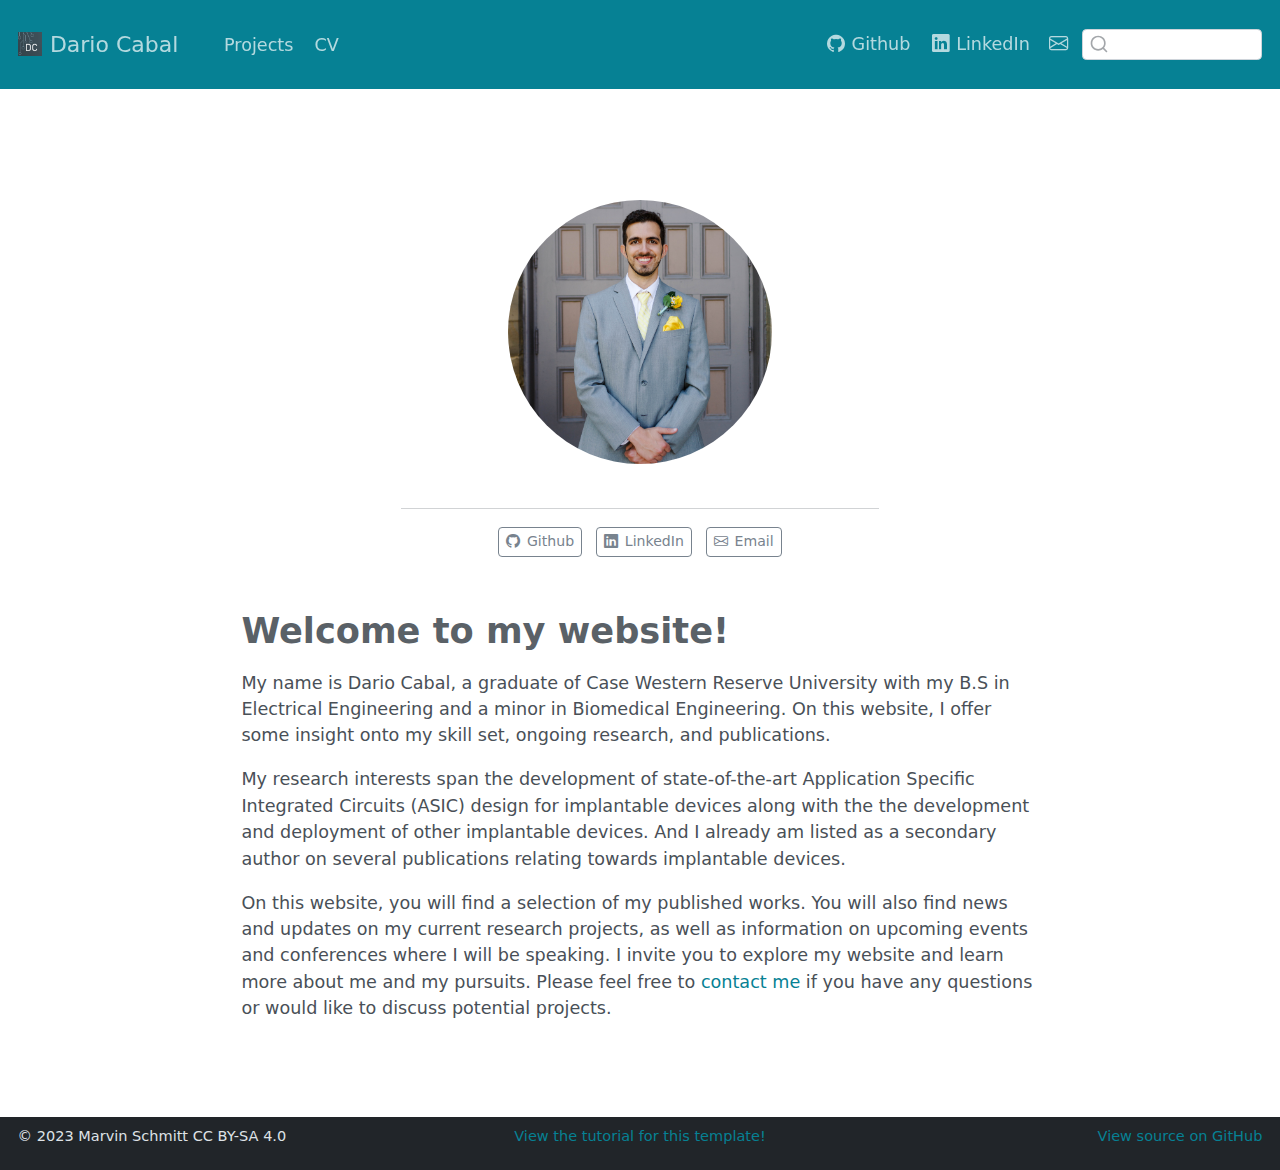
<file: docs/index.html>
<!DOCTYPE html>
<html xmlns="http://www.w3.org/1999/xhtml" lang="en" xml:lang="en"><head>

<meta charset="utf-8">
<meta name="generator" content="quarto-1.3.450">

<meta name="viewport" content="width=device-width, initial-scale=1.0, user-scalable=yes">


<title>Dario Cabal</title>
<style>
code{white-space: pre-wrap;}
span.smallcaps{font-variant: small-caps;}
div.columns{display: flex; gap: min(4vw, 1.5em);}
div.column{flex: auto; overflow-x: auto;}
div.hanging-indent{margin-left: 1.5em; text-indent: -1.5em;}
ul.task-list{list-style: none;}
ul.task-list li input[type="checkbox"] {
  width: 0.8em;
  margin: 0 0.8em 0.2em -1em; /* quarto-specific, see https://github.com/quarto-dev/quarto-cli/issues/4556 */ 
  vertical-align: middle;
}
</style>


<script src="site_libs/quarto-nav/quarto-nav.js"></script>
<script src="site_libs/clipboard/clipboard.min.js"></script>
<script src="site_libs/quarto-search/autocomplete.umd.js"></script>
<script src="site_libs/quarto-search/fuse.min.js"></script>
<script src="site_libs/quarto-search/quarto-search.js"></script>
<meta name="quarto:offset" content="./">
<link href="./img/icon_DC.png" rel="icon" type="image/png">
<script src="site_libs/quarto-html/quarto.js"></script>
<script src="site_libs/quarto-html/popper.min.js"></script>
<script src="site_libs/quarto-html/tippy.umd.min.js"></script>
<link href="site_libs/quarto-html/tippy.css" rel="stylesheet">
<link href="site_libs/quarto-html/quarto-syntax-highlighting.css" rel="stylesheet" id="quarto-text-highlighting-styles">
<script src="site_libs/bootstrap/bootstrap.min.js"></script>
<link href="site_libs/bootstrap/bootstrap-icons.css" rel="stylesheet">
<link href="site_libs/bootstrap/bootstrap.min.css" rel="stylesheet" id="quarto-bootstrap" data-mode="light">
<script id="quarto-search-options" type="application/json">{
  "location": "navbar",
  "copy-button": false,
  "collapse-after": 3,
  "panel-placement": "end",
  "type": "textbox",
  "limit": 20,
  "language": {
    "search-no-results-text": "No results",
    "search-matching-documents-text": "matching documents",
    "search-copy-link-title": "Copy link to search",
    "search-hide-matches-text": "Hide additional matches",
    "search-more-match-text": "more match in this document",
    "search-more-matches-text": "more matches in this document",
    "search-clear-button-title": "Clear",
    "search-detached-cancel-button-title": "Cancel",
    "search-submit-button-title": "Submit",
    "search-label": "Search"
  }
}</script>


</head>

<body class="nav-fixed fullcontent">

<div id="quarto-search-results"></div>
  <header id="quarto-header" class="headroom fixed-top">
    <nav class="navbar navbar-expand-lg navbar-dark ">
      <div class="navbar-container container-fluid">
      <div class="navbar-brand-container">
    <a href="./index.html" class="navbar-brand navbar-brand-logo">
    <img src="./img/icon_DC.png" alt="" class="navbar-logo">
    </a>
    <a class="navbar-brand" href="./index.html">
    <span class="navbar-title">Dario Cabal</span>
    </a>
  </div>
            <div id="quarto-search" class="" title="Search"></div>
          <button class="navbar-toggler" type="button" data-bs-toggle="collapse" data-bs-target="#navbarCollapse" aria-controls="navbarCollapse" aria-expanded="false" aria-label="Toggle navigation" onclick="if (window.quartoToggleHeadroom) { window.quartoToggleHeadroom(); }">
  <span class="navbar-toggler-icon"></span>
</button>
          <div class="collapse navbar-collapse" id="navbarCollapse">
            <ul class="navbar-nav navbar-nav-scroll me-auto">
  <li class="nav-item">
    <a class="nav-link" href="./projects/index.html" rel="" target="">
 <span class="menu-text">Projects</span></a>
  </li>  
  <li class="nav-item">
    <a class="nav-link" href="./cv/index.html" rel="" target="">
 <span class="menu-text">CV</span></a>
  </li>  
</ul>
            <ul class="navbar-nav navbar-nav-scroll ms-auto">
  <li class="nav-item">
    <a class="nav-link" href="https://github.com/Cabal553" rel="" target=""><i class="bi bi-github" role="img">
</i> 
 <span class="menu-text">Github</span></a>
  </li>  
  <li class="nav-item">
    <a class="nav-link" href="https://www.linkedin.com/in/dario-cabal-570925196/" rel="" target=""><i class="bi bi-linkedin" role="img">
</i> 
 <span class="menu-text">LinkedIn</span></a>
  </li>  
  <li class="nav-item compact">
    <a class="nav-link" href="mailto:mail.dxc553@case.edu" rel="" target=""><i class="bi bi-envelope" role="img" aria-label="email">
</i> 
 <span class="menu-text"></span></a>
  </li>  
</ul>
            <div class="quarto-navbar-tools">
</div>
          </div> <!-- /navcollapse -->
      </div> <!-- /container-fluid -->
    </nav>
</header>
<!-- content -->
<div id="quarto-content" class="quarto-container page-columns page-rows-contents page-layout-article page-navbar">
<!-- sidebar -->
<!-- margin-sidebar -->
    
<!-- main -->
<main class="content" id="quarto-document-content">



<div class="quarto-about-jolla">
  <img src="img/my_image_new.jpg" class="about-image
  round " style="height: 15em; width: 15em;">
 <div id="about-block">
</div> 
  <hr class="about-sep">
   <div class="about-links">
  <a href="https://github.com/Cabal553" class="about-link" rel="" target="">
    <i class="bi bi-github"></i>
     <span class="about-link-text">Github</span>
  </a>
  <a href="https://www.linkedin.com/in/dario-cabal-570925196/" class="about-link" rel="" target="">
    <i class="bi bi-linkedin"></i>
     <span class="about-link-text">LinkedIn</span>
  </a>
  <a href="mailto:mail.dxc553@case.edu" class="about-link" rel="" target="">
    <i class="bi bi-envelope"></i>
     <span class="about-link-text">Email</span>
  </a>
</div>
</div>

<section id="welcome-to-my-website" class="level1">
<h1>Welcome to my website!</h1>
<p>My name is Dario Cabal, a graduate of Case Western Reserve University with my B.S in Electrical Engineering and a minor in Biomedical Engineering. On this website, I offer some insight onto my skill set, ongoing research, and publications.</p>
<p>My research interests span the development of state-of-the-art Application Specific Integrated Circuits (ASIC) design for implantable devices along with the the development and deployment of other implantable devices. And I already am listed as a secondary author on several publications relating towards implantable devices.</p>
<p>On this website, you will find a selection of my published works. You will also find news and updates on my current research projects, as well as information on upcoming events and conferences where I will be speaking. I invite you to explore my website and learn more about me and my pursuits. Please feel free to <a href="mailto:mail.dxc553@case.edu">contact me</a> if you have any questions or would like to discuss potential projects.</p>



</section>

</main> <!-- /main -->
<script id="quarto-html-after-body" type="application/javascript">
window.document.addEventListener("DOMContentLoaded", function (event) {
  const toggleBodyColorMode = (bsSheetEl) => {
    const mode = bsSheetEl.getAttribute("data-mode");
    const bodyEl = window.document.querySelector("body");
    if (mode === "dark") {
      bodyEl.classList.add("quarto-dark");
      bodyEl.classList.remove("quarto-light");
    } else {
      bodyEl.classList.add("quarto-light");
      bodyEl.classList.remove("quarto-dark");
    }
  }
  const toggleBodyColorPrimary = () => {
    const bsSheetEl = window.document.querySelector("link#quarto-bootstrap");
    if (bsSheetEl) {
      toggleBodyColorMode(bsSheetEl);
    }
  }
  toggleBodyColorPrimary();  
  const isCodeAnnotation = (el) => {
    for (const clz of el.classList) {
      if (clz.startsWith('code-annotation-')) {                     
        return true;
      }
    }
    return false;
  }
  const clipboard = new window.ClipboardJS('.code-copy-button', {
    text: function(trigger) {
      const codeEl = trigger.previousElementSibling.cloneNode(true);
      for (const childEl of codeEl.children) {
        if (isCodeAnnotation(childEl)) {
          childEl.remove();
        }
      }
      return codeEl.innerText;
    }
  });
  clipboard.on('success', function(e) {
    // button target
    const button = e.trigger;
    // don't keep focus
    button.blur();
    // flash "checked"
    button.classList.add('code-copy-button-checked');
    var currentTitle = button.getAttribute("title");
    button.setAttribute("title", "Copied!");
    let tooltip;
    if (window.bootstrap) {
      button.setAttribute("data-bs-toggle", "tooltip");
      button.setAttribute("data-bs-placement", "left");
      button.setAttribute("data-bs-title", "Copied!");
      tooltip = new bootstrap.Tooltip(button, 
        { trigger: "manual", 
          customClass: "code-copy-button-tooltip",
          offset: [0, -8]});
      tooltip.show();    
    }
    setTimeout(function() {
      if (tooltip) {
        tooltip.hide();
        button.removeAttribute("data-bs-title");
        button.removeAttribute("data-bs-toggle");
        button.removeAttribute("data-bs-placement");
      }
      button.setAttribute("title", currentTitle);
      button.classList.remove('code-copy-button-checked');
    }, 1000);
    // clear code selection
    e.clearSelection();
  });
  function tippyHover(el, contentFn) {
    const config = {
      allowHTML: true,
      content: contentFn,
      maxWidth: 500,
      delay: 100,
      arrow: false,
      appendTo: function(el) {
          return el.parentElement;
      },
      interactive: true,
      interactiveBorder: 10,
      theme: 'quarto',
      placement: 'bottom-start'
    };
    window.tippy(el, config); 
  }
  const noterefs = window.document.querySelectorAll('a[role="doc-noteref"]');
  for (var i=0; i<noterefs.length; i++) {
    const ref = noterefs[i];
    tippyHover(ref, function() {
      // use id or data attribute instead here
      let href = ref.getAttribute('data-footnote-href') || ref.getAttribute('href');
      try { href = new URL(href).hash; } catch {}
      const id = href.replace(/^#\/?/, "");
      const note = window.document.getElementById(id);
      return note.innerHTML;
    });
  }
      let selectedAnnoteEl;
      const selectorForAnnotation = ( cell, annotation) => {
        let cellAttr = 'data-code-cell="' + cell + '"';
        let lineAttr = 'data-code-annotation="' +  annotation + '"';
        const selector = 'span[' + cellAttr + '][' + lineAttr + ']';
        return selector;
      }
      const selectCodeLines = (annoteEl) => {
        const doc = window.document;
        const targetCell = annoteEl.getAttribute("data-target-cell");
        const targetAnnotation = annoteEl.getAttribute("data-target-annotation");
        const annoteSpan = window.document.querySelector(selectorForAnnotation(targetCell, targetAnnotation));
        const lines = annoteSpan.getAttribute("data-code-lines").split(",");
        const lineIds = lines.map((line) => {
          return targetCell + "-" + line;
        })
        let top = null;
        let height = null;
        let parent = null;
        if (lineIds.length > 0) {
            //compute the position of the single el (top and bottom and make a div)
            const el = window.document.getElementById(lineIds[0]);
            top = el.offsetTop;
            height = el.offsetHeight;
            parent = el.parentElement.parentElement;
          if (lineIds.length > 1) {
            const lastEl = window.document.getElementById(lineIds[lineIds.length - 1]);
            const bottom = lastEl.offsetTop + lastEl.offsetHeight;
            height = bottom - top;
          }
          if (top !== null && height !== null && parent !== null) {
            // cook up a div (if necessary) and position it 
            let div = window.document.getElementById("code-annotation-line-highlight");
            if (div === null) {
              div = window.document.createElement("div");
              div.setAttribute("id", "code-annotation-line-highlight");
              div.style.position = 'absolute';
              parent.appendChild(div);
            }
            div.style.top = top - 2 + "px";
            div.style.height = height + 4 + "px";
            let gutterDiv = window.document.getElementById("code-annotation-line-highlight-gutter");
            if (gutterDiv === null) {
              gutterDiv = window.document.createElement("div");
              gutterDiv.setAttribute("id", "code-annotation-line-highlight-gutter");
              gutterDiv.style.position = 'absolute';
              const codeCell = window.document.getElementById(targetCell);
              const gutter = codeCell.querySelector('.code-annotation-gutter');
              gutter.appendChild(gutterDiv);
            }
            gutterDiv.style.top = top - 2 + "px";
            gutterDiv.style.height = height + 4 + "px";
          }
          selectedAnnoteEl = annoteEl;
        }
      };
      const unselectCodeLines = () => {
        const elementsIds = ["code-annotation-line-highlight", "code-annotation-line-highlight-gutter"];
        elementsIds.forEach((elId) => {
          const div = window.document.getElementById(elId);
          if (div) {
            div.remove();
          }
        });
        selectedAnnoteEl = undefined;
      };
      // Attach click handler to the DT
      const annoteDls = window.document.querySelectorAll('dt[data-target-cell]');
      for (const annoteDlNode of annoteDls) {
        annoteDlNode.addEventListener('click', (event) => {
          const clickedEl = event.target;
          if (clickedEl !== selectedAnnoteEl) {
            unselectCodeLines();
            const activeEl = window.document.querySelector('dt[data-target-cell].code-annotation-active');
            if (activeEl) {
              activeEl.classList.remove('code-annotation-active');
            }
            selectCodeLines(clickedEl);
            clickedEl.classList.add('code-annotation-active');
          } else {
            // Unselect the line
            unselectCodeLines();
            clickedEl.classList.remove('code-annotation-active');
          }
        });
      }
  const findCites = (el) => {
    const parentEl = el.parentElement;
    if (parentEl) {
      const cites = parentEl.dataset.cites;
      if (cites) {
        return {
          el,
          cites: cites.split(' ')
        };
      } else {
        return findCites(el.parentElement)
      }
    } else {
      return undefined;
    }
  };
  var bibliorefs = window.document.querySelectorAll('a[role="doc-biblioref"]');
  for (var i=0; i<bibliorefs.length; i++) {
    const ref = bibliorefs[i];
    const citeInfo = findCites(ref);
    if (citeInfo) {
      tippyHover(citeInfo.el, function() {
        var popup = window.document.createElement('div');
        citeInfo.cites.forEach(function(cite) {
          var citeDiv = window.document.createElement('div');
          citeDiv.classList.add('hanging-indent');
          citeDiv.classList.add('csl-entry');
          var biblioDiv = window.document.getElementById('ref-' + cite);
          if (biblioDiv) {
            citeDiv.innerHTML = biblioDiv.innerHTML;
          }
          popup.appendChild(citeDiv);
        });
        return popup.innerHTML;
      });
    }
  }
});
</script>
</div> <!-- /content -->
<footer class="footer">
  <div class="nav-footer">
    <div class="nav-footer-left"><span class="faux-block">© 2023 Marvin Schmitt CC BY-SA 4.0</span></div>   
    <div class="nav-footer-center"><span class="faux-block"><a href="https://www.marvinschmitt.com/blog/website-tutorial-quarto/">View the tutorial for this template!</a></span></div>
    <div class="nav-footer-right"><span class="faux-block"><a href="https://github.com/marvinschmitt/quarto-website-template/">View source on GitHub</a></span></div>
  </div>
</footer>



</body></html>
</file>
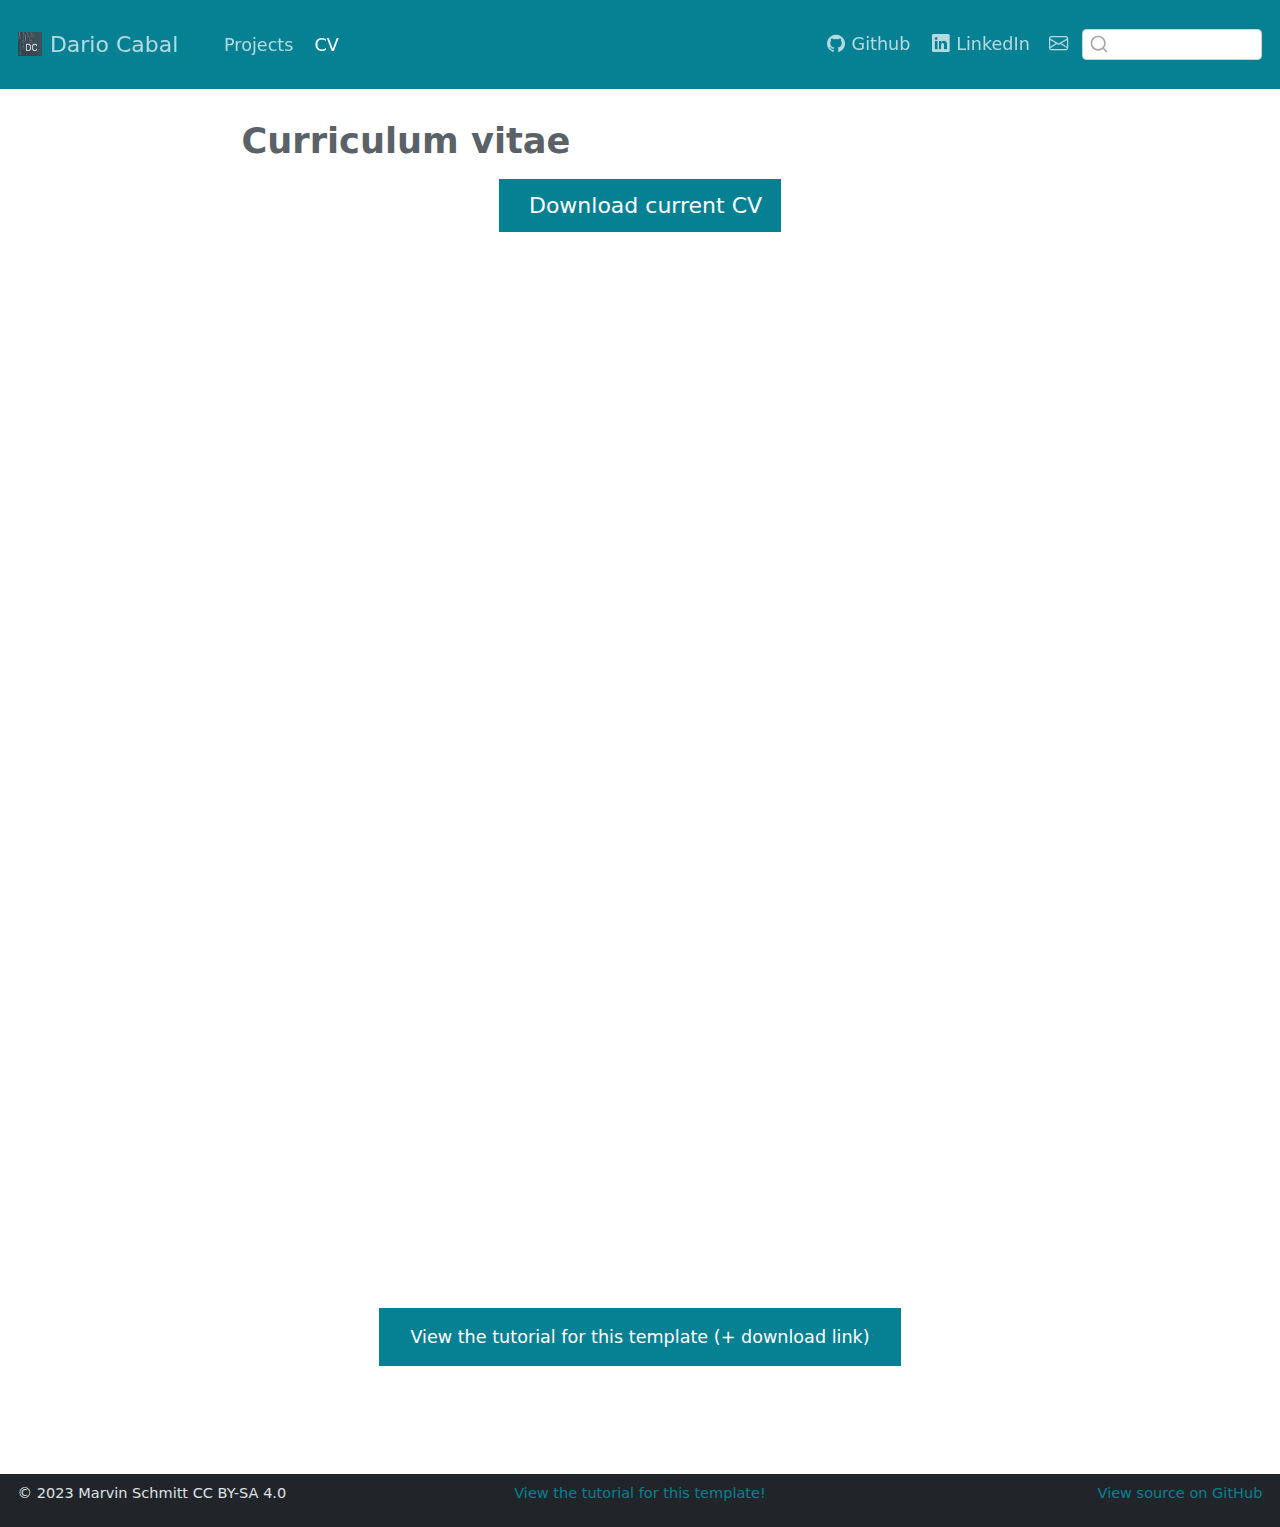
<file: docs/cv/index.html>
<!DOCTYPE html>
<html xmlns="http://www.w3.org/1999/xhtml" lang="en" xml:lang="en"><head>
<meta http-equiv="Content-Type" content="text/html; charset=UTF-8">
<meta charset="utf-8">
<meta name="generator" content="quarto-1.3.450">
<meta name="viewport" content="width=device-width, initial-scale=1.0, user-scalable=yes">
<title>Dario Cabal - Curriculum vitae</title>
<style>
code{white-space: pre-wrap;}
span.smallcaps{font-variant: small-caps;}
div.columns{display: flex; gap: min(4vw, 1.5em);}
div.column{flex: auto; overflow-x: auto;}
div.hanging-indent{margin-left: 1.5em; text-indent: -1.5em;}
ul.task-list{list-style: none;}
ul.task-list li input[type="checkbox"] {
  width: 0.8em;
  margin: 0 0.8em 0.2em -1em; /* quarto-specific, see https://github.com/quarto-dev/quarto-cli/issues/4556 */ 
  vertical-align: middle;
}
</style>

<script src="../site_libs/quarto-nav/quarto-nav.js"></script>
<script src="../site_libs/clipboard/clipboard.min.js"></script>
<script src="../site_libs/quarto-search/autocomplete.umd.js"></script>
<script src="../site_libs/quarto-search/fuse.min.js"></script>
<script src="../site_libs/quarto-search/quarto-search.js"></script>
<meta name="quarto:offset" content="../">
<link href="../img/icon_DC.png" rel="icon" type="image/png">
<script src="../site_libs/quarto-html/quarto.js"></script>
<script src="../site_libs/quarto-html/popper.min.js"></script>
<script src="../site_libs/quarto-html/tippy.umd.min.js"></script>
<script src="../site_libs/quarto-html/anchor.min.js"></script>
<link href="../site_libs/quarto-html/tippy.css" rel="stylesheet">
<link href="../site_libs/quarto-html/quarto-syntax-highlighting.css" rel="stylesheet" id="quarto-text-highlighting-styles">
<script src="../site_libs/bootstrap/bootstrap.min.js"></script>
<link href="../site_libs/bootstrap/bootstrap-icons.css" rel="stylesheet">
<link href="../site_libs/bootstrap/bootstrap.min.css" rel="stylesheet" id="quarto-bootstrap" data-mode="light"><script id="quarto-search-options" type="application/json">{
  "location": "navbar",
  "copy-button": false,
  "collapse-after": 3,
  "panel-placement": "end",
  "type": "textbox",
  "limit": 20,
  "language": {
    "search-no-results-text": "No results",
    "search-matching-documents-text": "matching documents",
    "search-copy-link-title": "Copy link to search",
    "search-hide-matches-text": "Hide additional matches",
    "search-more-match-text": "more match in this document",
    "search-more-matches-text": "more matches in this document",
    "search-clear-button-title": "Clear",
    "search-detached-cancel-button-title": "Cancel",
    "search-submit-button-title": "Submit",
    "search-label": "Search"
  }
}</script>
</head>
<body class="nav-fixed fullcontent">

<div id="quarto-search-results"></div>
  <header id="quarto-header" class="headroom fixed-top"><nav class="navbar navbar-expand-lg navbar-dark "><div class="navbar-container container-fluid">
      <div class="navbar-brand-container">
    <a href="../index.html" class="navbar-brand navbar-brand-logo">
    <img src="../img/icon_DC.png" alt="" class="navbar-logo"></a>
    <a class="navbar-brand" href="../index.html">
    <span class="navbar-title">Dario Cabal</span>
    </a>
  </div>
            <div id="quarto-search" class="" title="Search"></div>
          <button class="navbar-toggler" type="button" data-bs-toggle="collapse" data-bs-target="#navbarCollapse" aria-controls="navbarCollapse" aria-expanded="false" aria-label="Toggle navigation" onclick="if (window.quartoToggleHeadroom) { window.quartoToggleHeadroom(); }">
  <span class="navbar-toggler-icon"></span>
</button>
          <div class="collapse navbar-collapse" id="navbarCollapse">
            <ul class="navbar-nav navbar-nav-scroll me-auto">
<li class="nav-item">
    <a class="nav-link" href="../projects/index.html" rel="" target="">
 <span class="menu-text">Projects</span></a>
  </li>  
  <li class="nav-item">
    <a class="nav-link active" href="../cv/index.html" rel="" target="" aria-current="page">
 <span class="menu-text">CV</span></a>
  </li>  
</ul>
<ul class="navbar-nav navbar-nav-scroll ms-auto">
<li class="nav-item">
    <a class="nav-link" href="https://github.com/Cabal553" rel="" target=""><i class="bi bi-github" role="img">
</i> 
 <span class="menu-text">Github</span></a>
  </li>  
  <li class="nav-item">
    <a class="nav-link" href="https://www.linkedin.com/in/dario-cabal-570925196/" rel="" target=""><i class="bi bi-linkedin" role="img">
</i> 
 <span class="menu-text">LinkedIn</span></a>
  </li>  
  <li class="nav-item compact">
    <a class="nav-link" href="mailto:mail.dxc553@case.edu" rel="" target=""><i class="bi bi-envelope" role="img" aria-label="email">
</i> 
 <span class="menu-text"></span></a>
  </li>  
</ul>
<div class="quarto-navbar-tools">
</div>
          </div> <!-- /navcollapse -->
      </div> <!-- /container-fluid -->
    </nav></header><!-- content --><div id="quarto-content" class="quarto-container page-columns page-rows-contents page-layout-article page-navbar">
<!-- sidebar -->
<!-- margin-sidebar -->
    
<!-- main -->
<main class="content" id="quarto-document-content"><header id="title-block-header" class="quarto-title-block default"><div class="quarto-title">
<h1 class="title">Curriculum vitae</h1>
</div>



<div class="quarto-title-meta">

    
  
    
  </div>
  

</header><div class="cell">
<style type="text/css">
.embed-container {
    position: relative;
    padding-bottom: 129%;
    height: 0;
    overflow: hidden;
    max-width: 100%;
}
.embed-container iframe,
.embed-container object,
.embed-container embed {
    position: absolute;
    top: 0;
    left: 0;
    width: 100%;
    height: 100%;
}
</style>
</div>
<p class="text-center">
  <a class="btn btn-primary btn-lg cv-download" href="RESUME_Dec_2021.pdf" target="_blank">
    <i class="fa-solid fa-file-arrow-down"></i> Download current CV
  </a>
</p>
<div class="embed-container">
  <iframe src="RESUME_Dec_2021.pdf#toolbar=0" style="border: 0.5px;width: 100%;"></iframe>
</div>
<div style="margin: 30px; text-align: center;">
<a class="btn btn-primary" href="https://www.marvinschmitt.com/blog/website-tutorial-quarto/" role="button" target="_blank" style="padding: 15px 30px;">View the tutorial for this template (+ download link)</a>
</div>



</main><!-- /main --><script id="quarto-html-after-body" type="application/javascript">
window.document.addEventListener("DOMContentLoaded", function (event) {
  const toggleBodyColorMode = (bsSheetEl) => {
    const mode = bsSheetEl.getAttribute("data-mode");
    const bodyEl = window.document.querySelector("body");
    if (mode === "dark") {
      bodyEl.classList.add("quarto-dark");
      bodyEl.classList.remove("quarto-light");
    } else {
      bodyEl.classList.add("quarto-light");
      bodyEl.classList.remove("quarto-dark");
    }
  }
  const toggleBodyColorPrimary = () => {
    const bsSheetEl = window.document.querySelector("link#quarto-bootstrap");
    if (bsSheetEl) {
      toggleBodyColorMode(bsSheetEl);
    }
  }
  toggleBodyColorPrimary();  
  const icon = "";
  const anchorJS = new window.AnchorJS();
  anchorJS.options = {
    placement: 'right',
    icon: icon
  };
  anchorJS.add('.anchored');
  const isCodeAnnotation = (el) => {
    for (const clz of el.classList) {
      if (clz.startsWith('code-annotation-')) {                     
        return true;
      }
    }
    return false;
  }
  const clipboard = new window.ClipboardJS('.code-copy-button', {
    text: function(trigger) {
      const codeEl = trigger.previousElementSibling.cloneNode(true);
      for (const childEl of codeEl.children) {
        if (isCodeAnnotation(childEl)) {
          childEl.remove();
        }
      }
      return codeEl.innerText;
    }
  });
  clipboard.on('success', function(e) {
    // button target
    const button = e.trigger;
    // don't keep focus
    button.blur();
    // flash "checked"
    button.classList.add('code-copy-button-checked');
    var currentTitle = button.getAttribute("title");
    button.setAttribute("title", "Copied!");
    let tooltip;
    if (window.bootstrap) {
      button.setAttribute("data-bs-toggle", "tooltip");
      button.setAttribute("data-bs-placement", "left");
      button.setAttribute("data-bs-title", "Copied!");
      tooltip = new bootstrap.Tooltip(button, 
        { trigger: "manual", 
          customClass: "code-copy-button-tooltip",
          offset: [0, -8]});
      tooltip.show();    
    }
    setTimeout(function() {
      if (tooltip) {
        tooltip.hide();
        button.removeAttribute("data-bs-title");
        button.removeAttribute("data-bs-toggle");
        button.removeAttribute("data-bs-placement");
      }
      button.setAttribute("title", currentTitle);
      button.classList.remove('code-copy-button-checked');
    }, 1000);
    // clear code selection
    e.clearSelection();
  });
  function tippyHover(el, contentFn) {
    const config = {
      allowHTML: true,
      content: contentFn,
      maxWidth: 500,
      delay: 100,
      arrow: false,
      appendTo: function(el) {
          return el.parentElement;
      },
      interactive: true,
      interactiveBorder: 10,
      theme: 'quarto',
      placement: 'bottom-start'
    };
    window.tippy(el, config); 
  }
  const noterefs = window.document.querySelectorAll('a[role="doc-noteref"]');
  for (var i=0; i<noterefs.length; i++) {
    const ref = noterefs[i];
    tippyHover(ref, function() {
      // use id or data attribute instead here
      let href = ref.getAttribute('data-footnote-href') || ref.getAttribute('href');
      try { href = new URL(href).hash; } catch {}
      const id = href.replace(/^#\/?/, "");
      const note = window.document.getElementById(id);
      return note.innerHTML;
    });
  }
      let selectedAnnoteEl;
      const selectorForAnnotation = ( cell, annotation) => {
        let cellAttr = 'data-code-cell="' + cell + '"';
        let lineAttr = 'data-code-annotation="' +  annotation + '"';
        const selector = 'span[' + cellAttr + '][' + lineAttr + ']';
        return selector;
      }
      const selectCodeLines = (annoteEl) => {
        const doc = window.document;
        const targetCell = annoteEl.getAttribute("data-target-cell");
        const targetAnnotation = annoteEl.getAttribute("data-target-annotation");
        const annoteSpan = window.document.querySelector(selectorForAnnotation(targetCell, targetAnnotation));
        const lines = annoteSpan.getAttribute("data-code-lines").split(",");
        const lineIds = lines.map((line) => {
          return targetCell + "-" + line;
        })
        let top = null;
        let height = null;
        let parent = null;
        if (lineIds.length > 0) {
            //compute the position of the single el (top and bottom and make a div)
            const el = window.document.getElementById(lineIds[0]);
            top = el.offsetTop;
            height = el.offsetHeight;
            parent = el.parentElement.parentElement;
          if (lineIds.length > 1) {
            const lastEl = window.document.getElementById(lineIds[lineIds.length - 1]);
            const bottom = lastEl.offsetTop + lastEl.offsetHeight;
            height = bottom - top;
          }
          if (top !== null && height !== null && parent !== null) {
            // cook up a div (if necessary) and position it 
            let div = window.document.getElementById("code-annotation-line-highlight");
            if (div === null) {
              div = window.document.createElement("div");
              div.setAttribute("id", "code-annotation-line-highlight");
              div.style.position = 'absolute';
              parent.appendChild(div);
            }
            div.style.top = top - 2 + "px";
            div.style.height = height + 4 + "px";
            let gutterDiv = window.document.getElementById("code-annotation-line-highlight-gutter");
            if (gutterDiv === null) {
              gutterDiv = window.document.createElement("div");
              gutterDiv.setAttribute("id", "code-annotation-line-highlight-gutter");
              gutterDiv.style.position = 'absolute';
              const codeCell = window.document.getElementById(targetCell);
              const gutter = codeCell.querySelector('.code-annotation-gutter');
              gutter.appendChild(gutterDiv);
            }
            gutterDiv.style.top = top - 2 + "px";
            gutterDiv.style.height = height + 4 + "px";
          }
          selectedAnnoteEl = annoteEl;
        }
      };
      const unselectCodeLines = () => {
        const elementsIds = ["code-annotation-line-highlight", "code-annotation-line-highlight-gutter"];
        elementsIds.forEach((elId) => {
          const div = window.document.getElementById(elId);
          if (div) {
            div.remove();
          }
        });
        selectedAnnoteEl = undefined;
      };
      // Attach click handler to the DT
      const annoteDls = window.document.querySelectorAll('dt[data-target-cell]');
      for (const annoteDlNode of annoteDls) {
        annoteDlNode.addEventListener('click', (event) => {
          const clickedEl = event.target;
          if (clickedEl !== selectedAnnoteEl) {
            unselectCodeLines();
            const activeEl = window.document.querySelector('dt[data-target-cell].code-annotation-active');
            if (activeEl) {
              activeEl.classList.remove('code-annotation-active');
            }
            selectCodeLines(clickedEl);
            clickedEl.classList.add('code-annotation-active');
          } else {
            // Unselect the line
            unselectCodeLines();
            clickedEl.classList.remove('code-annotation-active');
          }
        });
      }
  const findCites = (el) => {
    const parentEl = el.parentElement;
    if (parentEl) {
      const cites = parentEl.dataset.cites;
      if (cites) {
        return {
          el,
          cites: cites.split(' ')
        };
      } else {
        return findCites(el.parentElement)
      }
    } else {
      return undefined;
    }
  };
  var bibliorefs = window.document.querySelectorAll('a[role="doc-biblioref"]');
  for (var i=0; i<bibliorefs.length; i++) {
    const ref = bibliorefs[i];
    const citeInfo = findCites(ref);
    if (citeInfo) {
      tippyHover(citeInfo.el, function() {
        var popup = window.document.createElement('div');
        citeInfo.cites.forEach(function(cite) {
          var citeDiv = window.document.createElement('div');
          citeDiv.classList.add('hanging-indent');
          citeDiv.classList.add('csl-entry');
          var biblioDiv = window.document.getElementById('ref-' + cite);
          if (biblioDiv) {
            citeDiv.innerHTML = biblioDiv.innerHTML;
          }
          popup.appendChild(citeDiv);
        });
        return popup.innerHTML;
      });
    }
  }
});
</script>
</div> <!-- /content -->
<footer class="footer"><div class="nav-footer">
    <div class="nav-footer-left"><span class="faux-block">© 2023 Marvin Schmitt CC BY-SA 4.0</span></div>   
    <div class="nav-footer-center"><span class="faux-block"><a href="https://www.marvinschmitt.com/blog/website-tutorial-quarto/">View the tutorial for this template!</a></span></div>
    <div class="nav-footer-right"><span class="faux-block"><a href="https://github.com/marvinschmitt/quarto-website-template/">View source on GitHub</a></span></div>
  </div>
</footer>


</body></html>
</file>
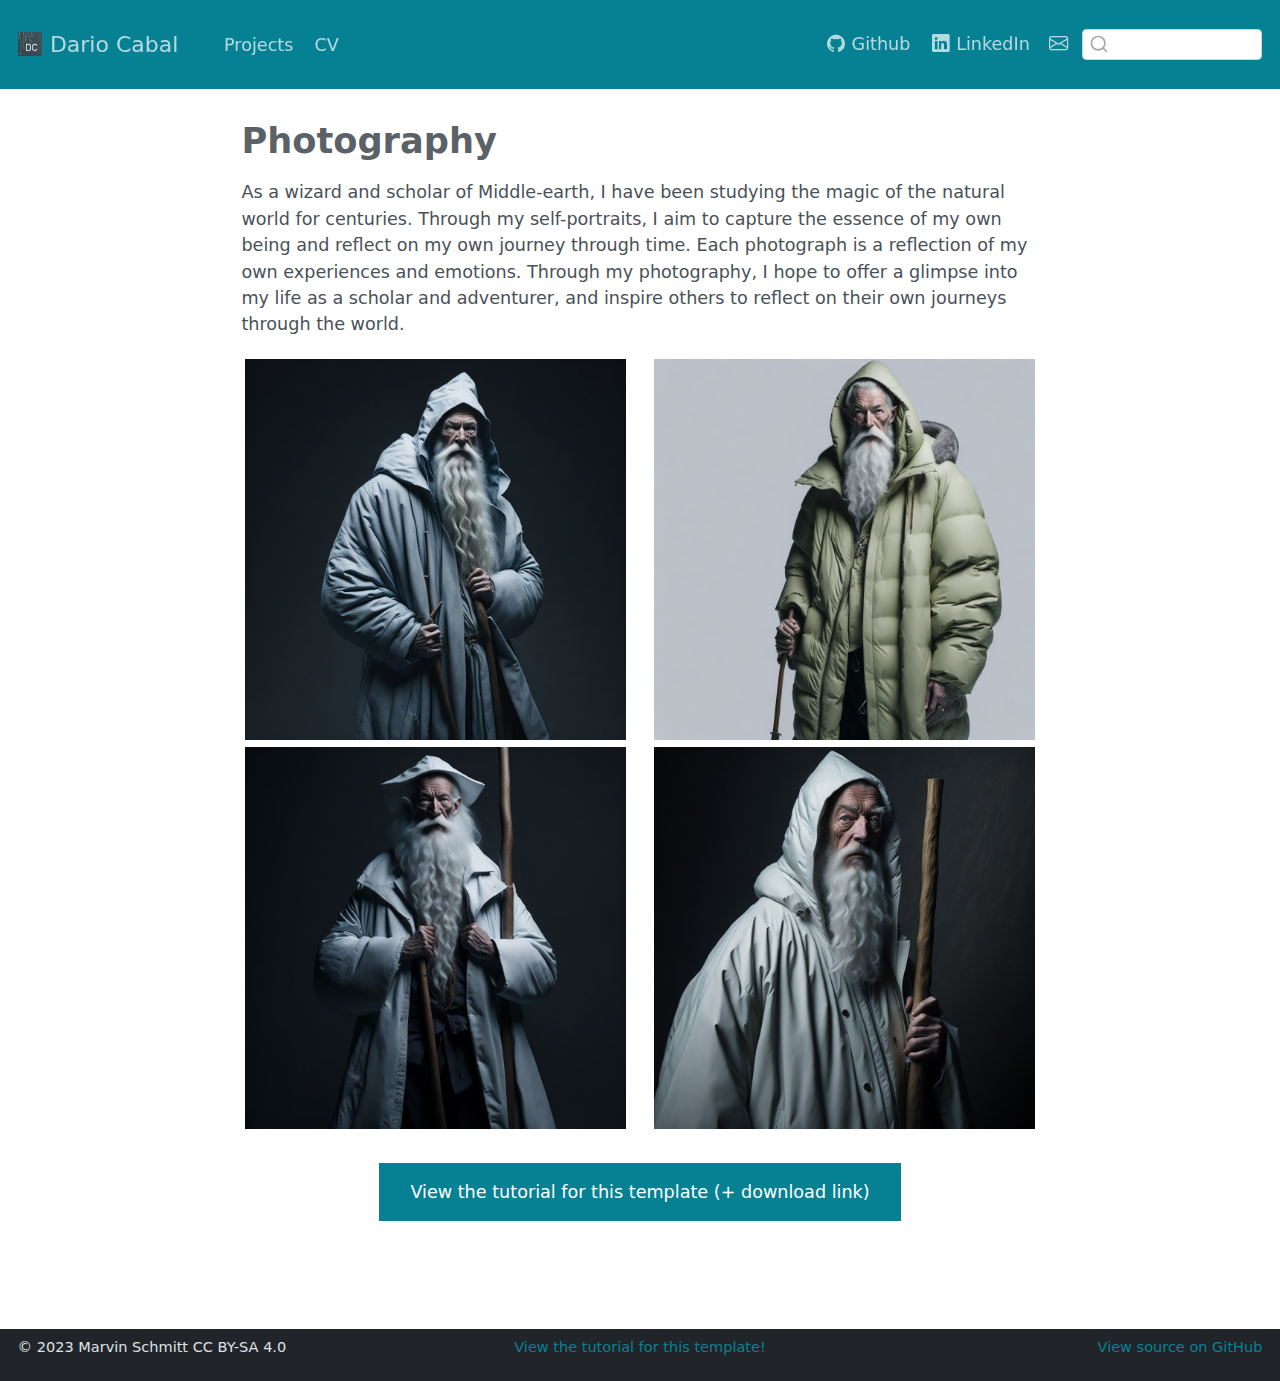
<file: docs/photography/index.html>
<!DOCTYPE html>
<html xmlns="http://www.w3.org/1999/xhtml" lang="en" xml:lang="en"><head>

<meta charset="utf-8">
<meta name="generator" content="quarto-1.3.450">

<meta name="viewport" content="width=device-width, initial-scale=1.0, user-scalable=yes">


<title>Dario Cabal - Photography</title>
<style>
code{white-space: pre-wrap;}
span.smallcaps{font-variant: small-caps;}
div.columns{display: flex; gap: min(4vw, 1.5em);}
div.column{flex: auto; overflow-x: auto;}
div.hanging-indent{margin-left: 1.5em; text-indent: -1.5em;}
ul.task-list{list-style: none;}
ul.task-list li input[type="checkbox"] {
  width: 0.8em;
  margin: 0 0.8em 0.2em -1em; /* quarto-specific, see https://github.com/quarto-dev/quarto-cli/issues/4556 */ 
  vertical-align: middle;
}
</style>


<script src="../site_libs/quarto-nav/quarto-nav.js"></script>
<script src="../site_libs/clipboard/clipboard.min.js"></script>
<script src="../site_libs/quarto-search/autocomplete.umd.js"></script>
<script src="../site_libs/quarto-search/fuse.min.js"></script>
<script src="../site_libs/quarto-search/quarto-search.js"></script>
<meta name="quarto:offset" content="../">
<link href="../img/icon_DC.png" rel="icon" type="image/png">
<script src="../site_libs/quarto-html/quarto.js"></script>
<script src="../site_libs/quarto-html/popper.min.js"></script>
<script src="../site_libs/quarto-html/tippy.umd.min.js"></script>
<script src="../site_libs/quarto-html/anchor.min.js"></script>
<link href="../site_libs/quarto-html/tippy.css" rel="stylesheet">
<link href="../site_libs/quarto-html/quarto-syntax-highlighting.css" rel="stylesheet" id="quarto-text-highlighting-styles">
<script src="../site_libs/bootstrap/bootstrap.min.js"></script>
<link href="../site_libs/bootstrap/bootstrap-icons.css" rel="stylesheet">
<link href="../site_libs/bootstrap/bootstrap.min.css" rel="stylesheet" id="quarto-bootstrap" data-mode="light">
<script id="quarto-search-options" type="application/json">{
  "location": "navbar",
  "copy-button": false,
  "collapse-after": 3,
  "panel-placement": "end",
  "type": "textbox",
  "limit": 20,
  "language": {
    "search-no-results-text": "No results",
    "search-matching-documents-text": "matching documents",
    "search-copy-link-title": "Copy link to search",
    "search-hide-matches-text": "Hide additional matches",
    "search-more-match-text": "more match in this document",
    "search-more-matches-text": "more matches in this document",
    "search-clear-button-title": "Clear",
    "search-detached-cancel-button-title": "Cancel",
    "search-submit-button-title": "Submit",
    "search-label": "Search"
  }
}</script>


</head>

<body class="nav-fixed fullcontent">

<div id="quarto-search-results"></div>
  <header id="quarto-header" class="headroom fixed-top">
    <nav class="navbar navbar-expand-lg navbar-dark ">
      <div class="navbar-container container-fluid">
      <div class="navbar-brand-container">
    <a href="../index.html" class="navbar-brand navbar-brand-logo">
    <img src="../img/icon_DC.png" alt="" class="navbar-logo">
    </a>
    <a class="navbar-brand" href="../index.html">
    <span class="navbar-title">Dario Cabal</span>
    </a>
  </div>
            <div id="quarto-search" class="" title="Search"></div>
          <button class="navbar-toggler" type="button" data-bs-toggle="collapse" data-bs-target="#navbarCollapse" aria-controls="navbarCollapse" aria-expanded="false" aria-label="Toggle navigation" onclick="if (window.quartoToggleHeadroom) { window.quartoToggleHeadroom(); }">
  <span class="navbar-toggler-icon"></span>
</button>
          <div class="collapse navbar-collapse" id="navbarCollapse">
            <ul class="navbar-nav navbar-nav-scroll me-auto">
  <li class="nav-item">
    <a class="nav-link" href="../projects/index.html" rel="" target="">
 <span class="menu-text">Projects</span></a>
  </li>  
  <li class="nav-item">
    <a class="nav-link" href="../cv/index.html" rel="" target="">
 <span class="menu-text">CV</span></a>
  </li>  
</ul>
            <ul class="navbar-nav navbar-nav-scroll ms-auto">
  <li class="nav-item">
    <a class="nav-link" href="https://github.com/Cabal553" rel="" target=""><i class="bi bi-github" role="img">
</i> 
 <span class="menu-text">Github</span></a>
  </li>  
  <li class="nav-item">
    <a class="nav-link" href="https://www.linkedin.com/in/dario-cabal-570925196/" rel="" target=""><i class="bi bi-linkedin" role="img">
</i> 
 <span class="menu-text">LinkedIn</span></a>
  </li>  
  <li class="nav-item compact">
    <a class="nav-link" href="mailto:mail.dxc553@case.edu" rel="" target=""><i class="bi bi-envelope" role="img" aria-label="email">
</i> 
 <span class="menu-text"></span></a>
  </li>  
</ul>
            <div class="quarto-navbar-tools">
</div>
          </div> <!-- /navcollapse -->
      </div> <!-- /container-fluid -->
    </nav>
</header>
<!-- content -->
<div id="quarto-content" class="quarto-container page-columns page-rows-contents page-layout-article page-navbar">
<!-- sidebar -->
<!-- margin-sidebar -->
    
<!-- main -->
<main class="content" id="quarto-document-content">

<header id="title-block-header" class="quarto-title-block default">
<div class="quarto-title">
<h1 class="title">Photography</h1>
</div>



<div class="quarto-title-meta">

    
  
    
  </div>
  

</header>

<p>As a wizard and scholar of Middle-earth, I have been studying the magic of the natural world for centuries. Through my self-portraits, I aim to capture the essence of my own being and reflect on my own journey through time. Each photograph is a reflection of my own experiences and emotions. Through my photography, I hope to offer a glimpse into my life as a scholar and adventurer, and inspire others to reflect on their own journeys through the world.</p>
<div class="quarto-layout-panel">
<div class="quarto-layout-row quarto-layout-valign-top">
<div class="quarto-layout-cell" style="flex-basis: 50.0%;justify-content: center;">
<p><img src="gandalf_image_1.jpg" class="img-fluid"></p>
</div>
<div class="quarto-layout-cell" style="flex-basis: 50.0%;justify-content: center;">
<p><img src="gandalf_image_2.jpg" class="img-fluid"></p>
</div>
</div>
<div class="quarto-layout-row quarto-layout-valign-top">
<div class="quarto-layout-cell" style="flex-basis: 50.0%;justify-content: center;">
<p><img src="gandalf_image_3.jpg" class="img-fluid"></p>
</div>
<div class="quarto-layout-cell" style="flex-basis: 50.0%;justify-content: center;">
<p><img src="gandalf_image_4.jpg" class="img-fluid"></p>
</div>
</div>
</div>
<div style="margin: 30px; text-align: center;">
<a class="btn btn-primary" href="https://www.marvinschmitt.com/blog/website-tutorial-quarto/" role="button" target="_blank" style="padding: 15px 30px;">View the tutorial for this template (+ download link)</a>
</div>



</main> <!-- /main -->
<script id="quarto-html-after-body" type="application/javascript">
window.document.addEventListener("DOMContentLoaded", function (event) {
  const toggleBodyColorMode = (bsSheetEl) => {
    const mode = bsSheetEl.getAttribute("data-mode");
    const bodyEl = window.document.querySelector("body");
    if (mode === "dark") {
      bodyEl.classList.add("quarto-dark");
      bodyEl.classList.remove("quarto-light");
    } else {
      bodyEl.classList.add("quarto-light");
      bodyEl.classList.remove("quarto-dark");
    }
  }
  const toggleBodyColorPrimary = () => {
    const bsSheetEl = window.document.querySelector("link#quarto-bootstrap");
    if (bsSheetEl) {
      toggleBodyColorMode(bsSheetEl);
    }
  }
  toggleBodyColorPrimary();  
  const icon = "";
  const anchorJS = new window.AnchorJS();
  anchorJS.options = {
    placement: 'right',
    icon: icon
  };
  anchorJS.add('.anchored');
  const isCodeAnnotation = (el) => {
    for (const clz of el.classList) {
      if (clz.startsWith('code-annotation-')) {                     
        return true;
      }
    }
    return false;
  }
  const clipboard = new window.ClipboardJS('.code-copy-button', {
    text: function(trigger) {
      const codeEl = trigger.previousElementSibling.cloneNode(true);
      for (const childEl of codeEl.children) {
        if (isCodeAnnotation(childEl)) {
          childEl.remove();
        }
      }
      return codeEl.innerText;
    }
  });
  clipboard.on('success', function(e) {
    // button target
    const button = e.trigger;
    // don't keep focus
    button.blur();
    // flash "checked"
    button.classList.add('code-copy-button-checked');
    var currentTitle = button.getAttribute("title");
    button.setAttribute("title", "Copied!");
    let tooltip;
    if (window.bootstrap) {
      button.setAttribute("data-bs-toggle", "tooltip");
      button.setAttribute("data-bs-placement", "left");
      button.setAttribute("data-bs-title", "Copied!");
      tooltip = new bootstrap.Tooltip(button, 
        { trigger: "manual", 
          customClass: "code-copy-button-tooltip",
          offset: [0, -8]});
      tooltip.show();    
    }
    setTimeout(function() {
      if (tooltip) {
        tooltip.hide();
        button.removeAttribute("data-bs-title");
        button.removeAttribute("data-bs-toggle");
        button.removeAttribute("data-bs-placement");
      }
      button.setAttribute("title", currentTitle);
      button.classList.remove('code-copy-button-checked');
    }, 1000);
    // clear code selection
    e.clearSelection();
  });
  function tippyHover(el, contentFn) {
    const config = {
      allowHTML: true,
      content: contentFn,
      maxWidth: 500,
      delay: 100,
      arrow: false,
      appendTo: function(el) {
          return el.parentElement;
      },
      interactive: true,
      interactiveBorder: 10,
      theme: 'quarto',
      placement: 'bottom-start'
    };
    window.tippy(el, config); 
  }
  const noterefs = window.document.querySelectorAll('a[role="doc-noteref"]');
  for (var i=0; i<noterefs.length; i++) {
    const ref = noterefs[i];
    tippyHover(ref, function() {
      // use id or data attribute instead here
      let href = ref.getAttribute('data-footnote-href') || ref.getAttribute('href');
      try { href = new URL(href).hash; } catch {}
      const id = href.replace(/^#\/?/, "");
      const note = window.document.getElementById(id);
      return note.innerHTML;
    });
  }
      let selectedAnnoteEl;
      const selectorForAnnotation = ( cell, annotation) => {
        let cellAttr = 'data-code-cell="' + cell + '"';
        let lineAttr = 'data-code-annotation="' +  annotation + '"';
        const selector = 'span[' + cellAttr + '][' + lineAttr + ']';
        return selector;
      }
      const selectCodeLines = (annoteEl) => {
        const doc = window.document;
        const targetCell = annoteEl.getAttribute("data-target-cell");
        const targetAnnotation = annoteEl.getAttribute("data-target-annotation");
        const annoteSpan = window.document.querySelector(selectorForAnnotation(targetCell, targetAnnotation));
        const lines = annoteSpan.getAttribute("data-code-lines").split(",");
        const lineIds = lines.map((line) => {
          return targetCell + "-" + line;
        })
        let top = null;
        let height = null;
        let parent = null;
        if (lineIds.length > 0) {
            //compute the position of the single el (top and bottom and make a div)
            const el = window.document.getElementById(lineIds[0]);
            top = el.offsetTop;
            height = el.offsetHeight;
            parent = el.parentElement.parentElement;
          if (lineIds.length > 1) {
            const lastEl = window.document.getElementById(lineIds[lineIds.length - 1]);
            const bottom = lastEl.offsetTop + lastEl.offsetHeight;
            height = bottom - top;
          }
          if (top !== null && height !== null && parent !== null) {
            // cook up a div (if necessary) and position it 
            let div = window.document.getElementById("code-annotation-line-highlight");
            if (div === null) {
              div = window.document.createElement("div");
              div.setAttribute("id", "code-annotation-line-highlight");
              div.style.position = 'absolute';
              parent.appendChild(div);
            }
            div.style.top = top - 2 + "px";
            div.style.height = height + 4 + "px";
            let gutterDiv = window.document.getElementById("code-annotation-line-highlight-gutter");
            if (gutterDiv === null) {
              gutterDiv = window.document.createElement("div");
              gutterDiv.setAttribute("id", "code-annotation-line-highlight-gutter");
              gutterDiv.style.position = 'absolute';
              const codeCell = window.document.getElementById(targetCell);
              const gutter = codeCell.querySelector('.code-annotation-gutter');
              gutter.appendChild(gutterDiv);
            }
            gutterDiv.style.top = top - 2 + "px";
            gutterDiv.style.height = height + 4 + "px";
          }
          selectedAnnoteEl = annoteEl;
        }
      };
      const unselectCodeLines = () => {
        const elementsIds = ["code-annotation-line-highlight", "code-annotation-line-highlight-gutter"];
        elementsIds.forEach((elId) => {
          const div = window.document.getElementById(elId);
          if (div) {
            div.remove();
          }
        });
        selectedAnnoteEl = undefined;
      };
      // Attach click handler to the DT
      const annoteDls = window.document.querySelectorAll('dt[data-target-cell]');
      for (const annoteDlNode of annoteDls) {
        annoteDlNode.addEventListener('click', (event) => {
          const clickedEl = event.target;
          if (clickedEl !== selectedAnnoteEl) {
            unselectCodeLines();
            const activeEl = window.document.querySelector('dt[data-target-cell].code-annotation-active');
            if (activeEl) {
              activeEl.classList.remove('code-annotation-active');
            }
            selectCodeLines(clickedEl);
            clickedEl.classList.add('code-annotation-active');
          } else {
            // Unselect the line
            unselectCodeLines();
            clickedEl.classList.remove('code-annotation-active');
          }
        });
      }
  const findCites = (el) => {
    const parentEl = el.parentElement;
    if (parentEl) {
      const cites = parentEl.dataset.cites;
      if (cites) {
        return {
          el,
          cites: cites.split(' ')
        };
      } else {
        return findCites(el.parentElement)
      }
    } else {
      return undefined;
    }
  };
  var bibliorefs = window.document.querySelectorAll('a[role="doc-biblioref"]');
  for (var i=0; i<bibliorefs.length; i++) {
    const ref = bibliorefs[i];
    const citeInfo = findCites(ref);
    if (citeInfo) {
      tippyHover(citeInfo.el, function() {
        var popup = window.document.createElement('div');
        citeInfo.cites.forEach(function(cite) {
          var citeDiv = window.document.createElement('div');
          citeDiv.classList.add('hanging-indent');
          citeDiv.classList.add('csl-entry');
          var biblioDiv = window.document.getElementById('ref-' + cite);
          if (biblioDiv) {
            citeDiv.innerHTML = biblioDiv.innerHTML;
          }
          popup.appendChild(citeDiv);
        });
        return popup.innerHTML;
      });
    }
  }
});
</script>
</div> <!-- /content -->
<footer class="footer">
  <div class="nav-footer">
    <div class="nav-footer-left"><span class="faux-block">© 2023 Marvin Schmitt CC BY-SA 4.0</span></div>   
    <div class="nav-footer-center"><span class="faux-block"><a href="https://www.marvinschmitt.com/blog/website-tutorial-quarto/">View the tutorial for this template!</a></span></div>
    <div class="nav-footer-right"><span class="faux-block"><a href="https://github.com/marvinschmitt/quarto-website-template/">View source on GitHub</a></span></div>
  </div>
</footer>



</body></html>
</file>
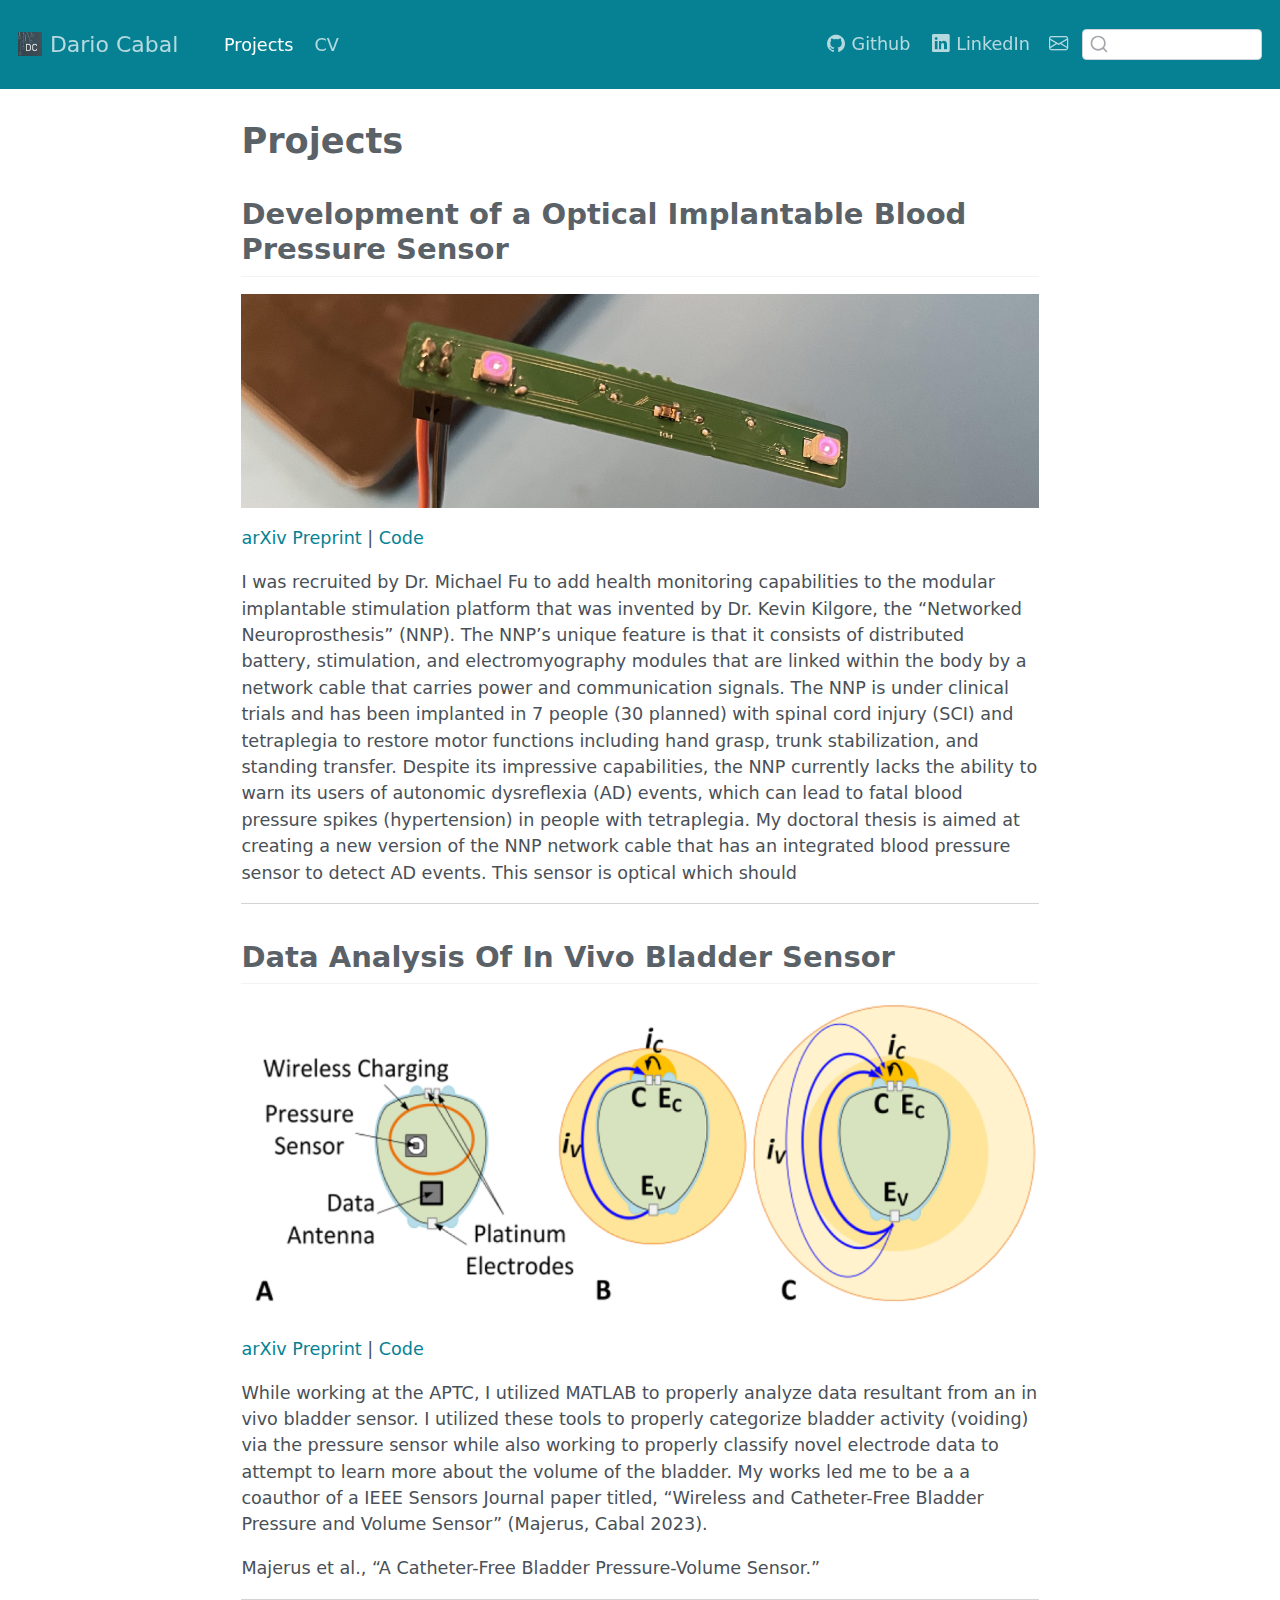
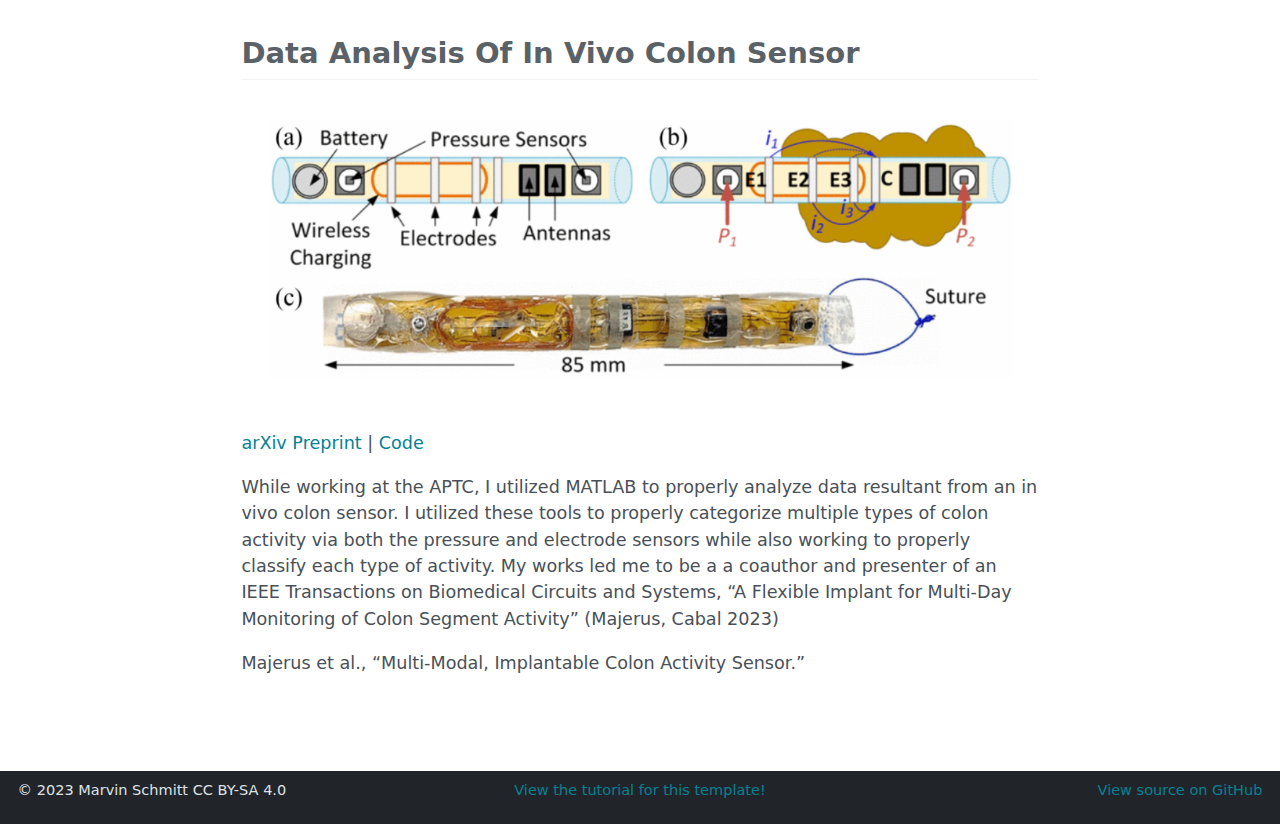
<file: docs/projects/index.html>
<!DOCTYPE html>
<html xmlns="http://www.w3.org/1999/xhtml" lang="en" xml:lang="en"><head>

<meta charset="utf-8">
<meta name="generator" content="quarto-1.3.450">

<meta name="viewport" content="width=device-width, initial-scale=1.0, user-scalable=yes">


<title>Dario Cabal - Projects</title>
<style>
code{white-space: pre-wrap;}
span.smallcaps{font-variant: small-caps;}
div.columns{display: flex; gap: min(4vw, 1.5em);}
div.column{flex: auto; overflow-x: auto;}
div.hanging-indent{margin-left: 1.5em; text-indent: -1.5em;}
ul.task-list{list-style: none;}
ul.task-list li input[type="checkbox"] {
  width: 0.8em;
  margin: 0 0.8em 0.2em -1em; /* quarto-specific, see https://github.com/quarto-dev/quarto-cli/issues/4556 */ 
  vertical-align: middle;
}
</style>


<script src="../site_libs/quarto-nav/quarto-nav.js"></script>
<script src="../site_libs/clipboard/clipboard.min.js"></script>
<script src="../site_libs/quarto-search/autocomplete.umd.js"></script>
<script src="../site_libs/quarto-search/fuse.min.js"></script>
<script src="../site_libs/quarto-search/quarto-search.js"></script>
<meta name="quarto:offset" content="../">
<link href="../img/icon_DC.png" rel="icon" type="image/png">
<script src="../site_libs/quarto-html/quarto.js"></script>
<script src="../site_libs/quarto-html/popper.min.js"></script>
<script src="../site_libs/quarto-html/tippy.umd.min.js"></script>
<script src="../site_libs/quarto-html/anchor.min.js"></script>
<link href="../site_libs/quarto-html/tippy.css" rel="stylesheet">
<link href="../site_libs/quarto-html/quarto-syntax-highlighting.css" rel="stylesheet" id="quarto-text-highlighting-styles">
<script src="../site_libs/bootstrap/bootstrap.min.js"></script>
<link href="../site_libs/bootstrap/bootstrap-icons.css" rel="stylesheet">
<link href="../site_libs/bootstrap/bootstrap.min.css" rel="stylesheet" id="quarto-bootstrap" data-mode="light">
<script id="quarto-search-options" type="application/json">{
  "location": "navbar",
  "copy-button": false,
  "collapse-after": 3,
  "panel-placement": "end",
  "type": "textbox",
  "limit": 20,
  "language": {
    "search-no-results-text": "No results",
    "search-matching-documents-text": "matching documents",
    "search-copy-link-title": "Copy link to search",
    "search-hide-matches-text": "Hide additional matches",
    "search-more-match-text": "more match in this document",
    "search-more-matches-text": "more matches in this document",
    "search-clear-button-title": "Clear",
    "search-detached-cancel-button-title": "Cancel",
    "search-submit-button-title": "Submit",
    "search-label": "Search"
  }
}</script>


</head>

<body class="nav-fixed fullcontent">

<div id="quarto-search-results"></div>
  <header id="quarto-header" class="headroom fixed-top">
    <nav class="navbar navbar-expand-lg navbar-dark ">
      <div class="navbar-container container-fluid">
      <div class="navbar-brand-container">
    <a href="../index.html" class="navbar-brand navbar-brand-logo">
    <img src="../img/icon_DC.png" alt="" class="navbar-logo">
    </a>
    <a class="navbar-brand" href="../index.html">
    <span class="navbar-title">Dario Cabal</span>
    </a>
  </div>
            <div id="quarto-search" class="" title="Search"></div>
          <button class="navbar-toggler" type="button" data-bs-toggle="collapse" data-bs-target="#navbarCollapse" aria-controls="navbarCollapse" aria-expanded="false" aria-label="Toggle navigation" onclick="if (window.quartoToggleHeadroom) { window.quartoToggleHeadroom(); }">
  <span class="navbar-toggler-icon"></span>
</button>
          <div class="collapse navbar-collapse" id="navbarCollapse">
            <ul class="navbar-nav navbar-nav-scroll me-auto">
  <li class="nav-item">
    <a class="nav-link active" href="../projects/index.html" rel="" target="" aria-current="page">
 <span class="menu-text">Projects</span></a>
  </li>  
  <li class="nav-item">
    <a class="nav-link" href="../cv/index.html" rel="" target="">
 <span class="menu-text">CV</span></a>
  </li>  
</ul>
            <ul class="navbar-nav navbar-nav-scroll ms-auto">
  <li class="nav-item">
    <a class="nav-link" href="https://github.com/Cabal553" rel="" target=""><i class="bi bi-github" role="img">
</i> 
 <span class="menu-text">Github</span></a>
  </li>  
  <li class="nav-item">
    <a class="nav-link" href="https://www.linkedin.com/in/dario-cabal-570925196/" rel="" target=""><i class="bi bi-linkedin" role="img">
</i> 
 <span class="menu-text">LinkedIn</span></a>
  </li>  
  <li class="nav-item compact">
    <a class="nav-link" href="mailto:mail.dxc553@case.edu" rel="" target=""><i class="bi bi-envelope" role="img" aria-label="email">
</i> 
 <span class="menu-text"></span></a>
  </li>  
</ul>
            <div class="quarto-navbar-tools">
</div>
          </div> <!-- /navcollapse -->
      </div> <!-- /container-fluid -->
    </nav>
</header>
<!-- content -->
<div id="quarto-content" class="quarto-container page-columns page-rows-contents page-layout-article page-navbar">
<!-- sidebar -->
<!-- margin-sidebar -->
    
<!-- main -->
<main class="content" id="quarto-document-content">

<header id="title-block-header" class="quarto-title-block default">
<div class="quarto-title">
<h1 class="title">Projects</h1>
</div>



<div class="quarto-title-meta">

    
  
    
  </div>
  

</header>

<section id="development-of-a-optical-implantable-blood-pressure-sensor" class="level2">
<h2 class="anchored" data-anchor-id="development-of-a-optical-implantable-blood-pressure-sensor">Development of a Optical Implantable Blood Pressure Sensor</h2>
<p><img src="BPS_banner.jpg" style="height: 100%; width: 100%; object-fit: contain" onclick="window.open('https://arxiv.org/abs/2210.07278', 'blank');"></p>
<p><a href="https://arxiv.org/abs/2210.07278" target="_blank">arXiv Preprint</a> | <a href="https://github.com/marvinschmitt/MetaUncertaintyPaper" target="_blank">Code</a><br></p>
<p>I was recruited by Dr.&nbsp;Michael Fu to add health monitoring capabilities to the modular implantable stimulation platform that was invented by Dr.&nbsp;Kevin Kilgore, the “Networked Neuroprosthesis” (NNP). The NNP’s unique feature is that it consists of distributed battery, stimulation, and electromyography modules that are linked within the body by a network cable that carries power and communication signals. The NNP is under clinical trials and has been implanted in 7 people (30 planned) with spinal cord injury (SCI) and tetraplegia to restore motor functions including hand grasp, trunk stabilization, and standing transfer. Despite its impressive capabilities, the NNP currently lacks the ability to warn its users of autonomic dysreflexia (AD) events, which can lead to fatal blood pressure spikes (hypertension) in people with tetraplegia. My doctoral thesis is aimed at creating a new version of the NNP network cable that has an integrated blood pressure sensor to detect AD events. This sensor is optical which should</p>
<hr>
</section>
<section id="data-analysis-of-in-vivo-bladder-sensor" class="level2">
<h2 class="anchored" data-anchor-id="data-analysis-of-in-vivo-bladder-sensor">Data Analysis Of In Vivo Bladder Sensor</h2>
<p><img src="UroMOCA Banner.png" style="height: 100%; width: 100%; object-fit: contain" onclick="window.open('https://arxiv.org/abs/2112.08866', 'blank');"></p>
<p><a href="https://arxiv.org/abs/2112.08866" target="_blank">arXiv Preprint</a> | <a href="https://github.com/marvinschmitt/ModelMisspecificationBF" target="_blank">Code</a><br></p>
<p>While working at the APTC, I utilized MATLAB to properly analyze data resultant from an in vivo bladder sensor. I utilized these tools to properly categorize bladder activity (voiding) via the pressure sensor while also working to properly classify novel electrode data to attempt to learn more about the volume of the bladder. My works led me to be a a coauthor of a IEEE Sensors Journal paper titled, “Wireless and Catheter-Free Bladder Pressure and Volume Sensor” (Majerus, Cabal 2023).</p>
<p>Majerus et al., “A Catheter-Free Bladder Pressure-Volume Sensor.”</p>
<hr>
</section>
<section id="data-analysis-of-in-vivo-colon-sensor" class="level2">
<h2 class="anchored" data-anchor-id="data-analysis-of-in-vivo-colon-sensor">Data Analysis Of In Vivo Colon Sensor</h2>
<p><img src="ColoMOCA Banner.png" style="height: 100%; width: 100%; object-fit: contain" onclick="window.open('https://arxiv.org/abs/2112.08866', 'blank');"></p>
<p><a href="https://arxiv.org/abs/2112.08866" target="_blank">arXiv Preprint</a> | <a href="https://github.com/marvinschmitt/ModelMisspecificationBF" target="_blank">Code</a><br></p>
<p>While working at the APTC, I utilized MATLAB to properly analyze data resultant from an in vivo colon sensor. I utilized these tools to properly categorize multiple types of colon activity via both the pressure and electrode sensors while also working to properly classify each type of activity. My works led me to be a a coauthor and presenter of an IEEE Transactions on Biomedical Circuits and Systems, “A Flexible Implant for Multi-Day Monitoring of Colon Segment Activity” (Majerus, Cabal 2023)</p>
<p>Majerus et al., “Multi-Modal, Implantable Colon Activity Sensor.”</p>


</section>

</main> <!-- /main -->
<script id="quarto-html-after-body" type="application/javascript">
window.document.addEventListener("DOMContentLoaded", function (event) {
  const toggleBodyColorMode = (bsSheetEl) => {
    const mode = bsSheetEl.getAttribute("data-mode");
    const bodyEl = window.document.querySelector("body");
    if (mode === "dark") {
      bodyEl.classList.add("quarto-dark");
      bodyEl.classList.remove("quarto-light");
    } else {
      bodyEl.classList.add("quarto-light");
      bodyEl.classList.remove("quarto-dark");
    }
  }
  const toggleBodyColorPrimary = () => {
    const bsSheetEl = window.document.querySelector("link#quarto-bootstrap");
    if (bsSheetEl) {
      toggleBodyColorMode(bsSheetEl);
    }
  }
  toggleBodyColorPrimary();  
  const icon = "";
  const anchorJS = new window.AnchorJS();
  anchorJS.options = {
    placement: 'right',
    icon: icon
  };
  anchorJS.add('.anchored');
  const isCodeAnnotation = (el) => {
    for (const clz of el.classList) {
      if (clz.startsWith('code-annotation-')) {                     
        return true;
      }
    }
    return false;
  }
  const clipboard = new window.ClipboardJS('.code-copy-button', {
    text: function(trigger) {
      const codeEl = trigger.previousElementSibling.cloneNode(true);
      for (const childEl of codeEl.children) {
        if (isCodeAnnotation(childEl)) {
          childEl.remove();
        }
      }
      return codeEl.innerText;
    }
  });
  clipboard.on('success', function(e) {
    // button target
    const button = e.trigger;
    // don't keep focus
    button.blur();
    // flash "checked"
    button.classList.add('code-copy-button-checked');
    var currentTitle = button.getAttribute("title");
    button.setAttribute("title", "Copied!");
    let tooltip;
    if (window.bootstrap) {
      button.setAttribute("data-bs-toggle", "tooltip");
      button.setAttribute("data-bs-placement", "left");
      button.setAttribute("data-bs-title", "Copied!");
      tooltip = new bootstrap.Tooltip(button, 
        { trigger: "manual", 
          customClass: "code-copy-button-tooltip",
          offset: [0, -8]});
      tooltip.show();    
    }
    setTimeout(function() {
      if (tooltip) {
        tooltip.hide();
        button.removeAttribute("data-bs-title");
        button.removeAttribute("data-bs-toggle");
        button.removeAttribute("data-bs-placement");
      }
      button.setAttribute("title", currentTitle);
      button.classList.remove('code-copy-button-checked');
    }, 1000);
    // clear code selection
    e.clearSelection();
  });
  function tippyHover(el, contentFn) {
    const config = {
      allowHTML: true,
      content: contentFn,
      maxWidth: 500,
      delay: 100,
      arrow: false,
      appendTo: function(el) {
          return el.parentElement;
      },
      interactive: true,
      interactiveBorder: 10,
      theme: 'quarto',
      placement: 'bottom-start'
    };
    window.tippy(el, config); 
  }
  const noterefs = window.document.querySelectorAll('a[role="doc-noteref"]');
  for (var i=0; i<noterefs.length; i++) {
    const ref = noterefs[i];
    tippyHover(ref, function() {
      // use id or data attribute instead here
      let href = ref.getAttribute('data-footnote-href') || ref.getAttribute('href');
      try { href = new URL(href).hash; } catch {}
      const id = href.replace(/^#\/?/, "");
      const note = window.document.getElementById(id);
      return note.innerHTML;
    });
  }
      let selectedAnnoteEl;
      const selectorForAnnotation = ( cell, annotation) => {
        let cellAttr = 'data-code-cell="' + cell + '"';
        let lineAttr = 'data-code-annotation="' +  annotation + '"';
        const selector = 'span[' + cellAttr + '][' + lineAttr + ']';
        return selector;
      }
      const selectCodeLines = (annoteEl) => {
        const doc = window.document;
        const targetCell = annoteEl.getAttribute("data-target-cell");
        const targetAnnotation = annoteEl.getAttribute("data-target-annotation");
        const annoteSpan = window.document.querySelector(selectorForAnnotation(targetCell, targetAnnotation));
        const lines = annoteSpan.getAttribute("data-code-lines").split(",");
        const lineIds = lines.map((line) => {
          return targetCell + "-" + line;
        })
        let top = null;
        let height = null;
        let parent = null;
        if (lineIds.length > 0) {
            //compute the position of the single el (top and bottom and make a div)
            const el = window.document.getElementById(lineIds[0]);
            top = el.offsetTop;
            height = el.offsetHeight;
            parent = el.parentElement.parentElement;
          if (lineIds.length > 1) {
            const lastEl = window.document.getElementById(lineIds[lineIds.length - 1]);
            const bottom = lastEl.offsetTop + lastEl.offsetHeight;
            height = bottom - top;
          }
          if (top !== null && height !== null && parent !== null) {
            // cook up a div (if necessary) and position it 
            let div = window.document.getElementById("code-annotation-line-highlight");
            if (div === null) {
              div = window.document.createElement("div");
              div.setAttribute("id", "code-annotation-line-highlight");
              div.style.position = 'absolute';
              parent.appendChild(div);
            }
            div.style.top = top - 2 + "px";
            div.style.height = height + 4 + "px";
            let gutterDiv = window.document.getElementById("code-annotation-line-highlight-gutter");
            if (gutterDiv === null) {
              gutterDiv = window.document.createElement("div");
              gutterDiv.setAttribute("id", "code-annotation-line-highlight-gutter");
              gutterDiv.style.position = 'absolute';
              const codeCell = window.document.getElementById(targetCell);
              const gutter = codeCell.querySelector('.code-annotation-gutter');
              gutter.appendChild(gutterDiv);
            }
            gutterDiv.style.top = top - 2 + "px";
            gutterDiv.style.height = height + 4 + "px";
          }
          selectedAnnoteEl = annoteEl;
        }
      };
      const unselectCodeLines = () => {
        const elementsIds = ["code-annotation-line-highlight", "code-annotation-line-highlight-gutter"];
        elementsIds.forEach((elId) => {
          const div = window.document.getElementById(elId);
          if (div) {
            div.remove();
          }
        });
        selectedAnnoteEl = undefined;
      };
      // Attach click handler to the DT
      const annoteDls = window.document.querySelectorAll('dt[data-target-cell]');
      for (const annoteDlNode of annoteDls) {
        annoteDlNode.addEventListener('click', (event) => {
          const clickedEl = event.target;
          if (clickedEl !== selectedAnnoteEl) {
            unselectCodeLines();
            const activeEl = window.document.querySelector('dt[data-target-cell].code-annotation-active');
            if (activeEl) {
              activeEl.classList.remove('code-annotation-active');
            }
            selectCodeLines(clickedEl);
            clickedEl.classList.add('code-annotation-active');
          } else {
            // Unselect the line
            unselectCodeLines();
            clickedEl.classList.remove('code-annotation-active');
          }
        });
      }
  const findCites = (el) => {
    const parentEl = el.parentElement;
    if (parentEl) {
      const cites = parentEl.dataset.cites;
      if (cites) {
        return {
          el,
          cites: cites.split(' ')
        };
      } else {
        return findCites(el.parentElement)
      }
    } else {
      return undefined;
    }
  };
  var bibliorefs = window.document.querySelectorAll('a[role="doc-biblioref"]');
  for (var i=0; i<bibliorefs.length; i++) {
    const ref = bibliorefs[i];
    const citeInfo = findCites(ref);
    if (citeInfo) {
      tippyHover(citeInfo.el, function() {
        var popup = window.document.createElement('div');
        citeInfo.cites.forEach(function(cite) {
          var citeDiv = window.document.createElement('div');
          citeDiv.classList.add('hanging-indent');
          citeDiv.classList.add('csl-entry');
          var biblioDiv = window.document.getElementById('ref-' + cite);
          if (biblioDiv) {
            citeDiv.innerHTML = biblioDiv.innerHTML;
          }
          popup.appendChild(citeDiv);
        });
        return popup.innerHTML;
      });
    }
  }
});
</script>
</div> <!-- /content -->
<footer class="footer">
  <div class="nav-footer">
    <div class="nav-footer-left"><span class="faux-block">© 2023 Marvin Schmitt CC BY-SA 4.0</span></div>   
    <div class="nav-footer-center"><span class="faux-block"><a href="https://www.marvinschmitt.com/blog/website-tutorial-quarto/">View the tutorial for this template!</a></span></div>
    <div class="nav-footer-right"><span class="faux-block"><a href="https://github.com/marvinschmitt/quarto-website-template/">View source on GitHub</a></span></div>
  </div>
</footer>



</body></html>
</file>
<file: docs/site_libs/quarto-html/tippy.css>
.tippy-box[data-animation=fade][data-state=hidden]{opacity:0}[data-tippy-root]{max-width:calc(100vw - 10px)}.tippy-box{position:relative;background-color:#333;color:#fff;border-radius:4px;font-size:14px;line-height:1.4;white-space:normal;outline:0;transition-property:transform,visibility,opacity}.tippy-box[data-placement^=top]>.tippy-arrow{bottom:0}.tippy-box[data-placement^=top]>.tippy-arrow:before{bottom:-7px;left:0;border-width:8px 8px 0;border-top-color:initial;transform-origin:center top}.tippy-box[data-placement^=bottom]>.tippy-arrow{top:0}.tippy-box[data-placement^=bottom]>.tippy-arrow:before{top:-7px;left:0;border-width:0 8px 8px;border-bottom-color:initial;transform-origin:center bottom}.tippy-box[data-placement^=left]>.tippy-arrow{right:0}.tippy-box[data-placement^=left]>.tippy-arrow:before{border-width:8px 0 8px 8px;border-left-color:initial;right:-7px;transform-origin:center left}.tippy-box[data-placement^=right]>.tippy-arrow{left:0}.tippy-box[data-placement^=right]>.tippy-arrow:before{left:-7px;border-width:8px 8px 8px 0;border-right-color:initial;transform-origin:center right}.tippy-box[data-inertia][data-state=visible]{transition-timing-function:cubic-bezier(.54,1.5,.38,1.11)}.tippy-arrow{width:16px;height:16px;color:#333}.tippy-arrow:before{content:"";position:absolute;border-color:transparent;border-style:solid}.tippy-content{position:relative;padding:5px 9px;z-index:1}
</file>
<file: docs/site_libs/quarto-html/quarto-syntax-highlighting.css>
/* quarto syntax highlight colors */
:root {
  --quarto-hl-ot-color: #003B4F;
  --quarto-hl-at-color: #657422;
  --quarto-hl-ss-color: #20794D;
  --quarto-hl-an-color: #5E5E5E;
  --quarto-hl-fu-color: #4758AB;
  --quarto-hl-st-color: #20794D;
  --quarto-hl-cf-color: #003B4F;
  --quarto-hl-op-color: #5E5E5E;
  --quarto-hl-er-color: #AD0000;
  --quarto-hl-bn-color: #AD0000;
  --quarto-hl-al-color: #AD0000;
  --quarto-hl-va-color: #111111;
  --quarto-hl-bu-color: inherit;
  --quarto-hl-ex-color: inherit;
  --quarto-hl-pp-color: #AD0000;
  --quarto-hl-in-color: #5E5E5E;
  --quarto-hl-vs-color: #20794D;
  --quarto-hl-wa-color: #5E5E5E;
  --quarto-hl-do-color: #5E5E5E;
  --quarto-hl-im-color: #00769E;
  --quarto-hl-ch-color: #20794D;
  --quarto-hl-dt-color: #AD0000;
  --quarto-hl-fl-color: #AD0000;
  --quarto-hl-co-color: #5E5E5E;
  --quarto-hl-cv-color: #5E5E5E;
  --quarto-hl-cn-color: #8f5902;
  --quarto-hl-sc-color: #5E5E5E;
  --quarto-hl-dv-color: #AD0000;
  --quarto-hl-kw-color: #003B4F;
}

/* other quarto variables */
:root {
  --quarto-font-monospace: SFMono-Regular, Menlo, Monaco, Consolas, "Liberation Mono", "Courier New", monospace;
}

pre > code.sourceCode > span {
  color: #003B4F;
}

code span {
  color: #003B4F;
}

code.sourceCode > span {
  color: #003B4F;
}

div.sourceCode,
div.sourceCode pre.sourceCode {
  color: #003B4F;
}

code span.ot {
  color: #003B4F;
  font-style: inherit;
}

code span.at {
  color: #657422;
  font-style: inherit;
}

code span.ss {
  color: #20794D;
  font-style: inherit;
}

code span.an {
  color: #5E5E5E;
  font-style: inherit;
}

code span.fu {
  color: #4758AB;
  font-style: inherit;
}

code span.st {
  color: #20794D;
  font-style: inherit;
}

code span.cf {
  color: #003B4F;
  font-style: inherit;
}

code span.op {
  color: #5E5E5E;
  font-style: inherit;
}

code span.er {
  color: #AD0000;
  font-style: inherit;
}

code span.bn {
  color: #AD0000;
  font-style: inherit;
}

code span.al {
  color: #AD0000;
  font-style: inherit;
}

code span.va {
  color: #111111;
  font-style: inherit;
}

code span.bu {
  font-style: inherit;
}

code span.ex {
  font-style: inherit;
}

code span.pp {
  color: #AD0000;
  font-style: inherit;
}

code span.in {
  color: #5E5E5E;
  font-style: inherit;
}

code span.vs {
  color: #20794D;
  font-style: inherit;
}

code span.wa {
  color: #5E5E5E;
  font-style: italic;
}

code span.do {
  color: #5E5E5E;
  font-style: italic;
}

code span.im {
  color: #00769E;
  font-style: inherit;
}

code span.ch {
  color: #20794D;
  font-style: inherit;
}

code span.dt {
  color: #AD0000;
  font-style: inherit;
}

code span.fl {
  color: #AD0000;
  font-style: inherit;
}

code span.co {
  color: #5E5E5E;
  font-style: inherit;
}

code span.cv {
  color: #5E5E5E;
  font-style: italic;
}

code span.cn {
  color: #8f5902;
  font-style: inherit;
}

code span.sc {
  color: #5E5E5E;
  font-style: inherit;
}

code span.dv {
  color: #AD0000;
  font-style: inherit;
}

code span.kw {
  color: #003B4F;
  font-style: inherit;
}

.prevent-inlining {
  content: "</";
}

/*# sourceMappingURL=debc5d5d77c3f9108843748ff7464032.css.map */
</file>
